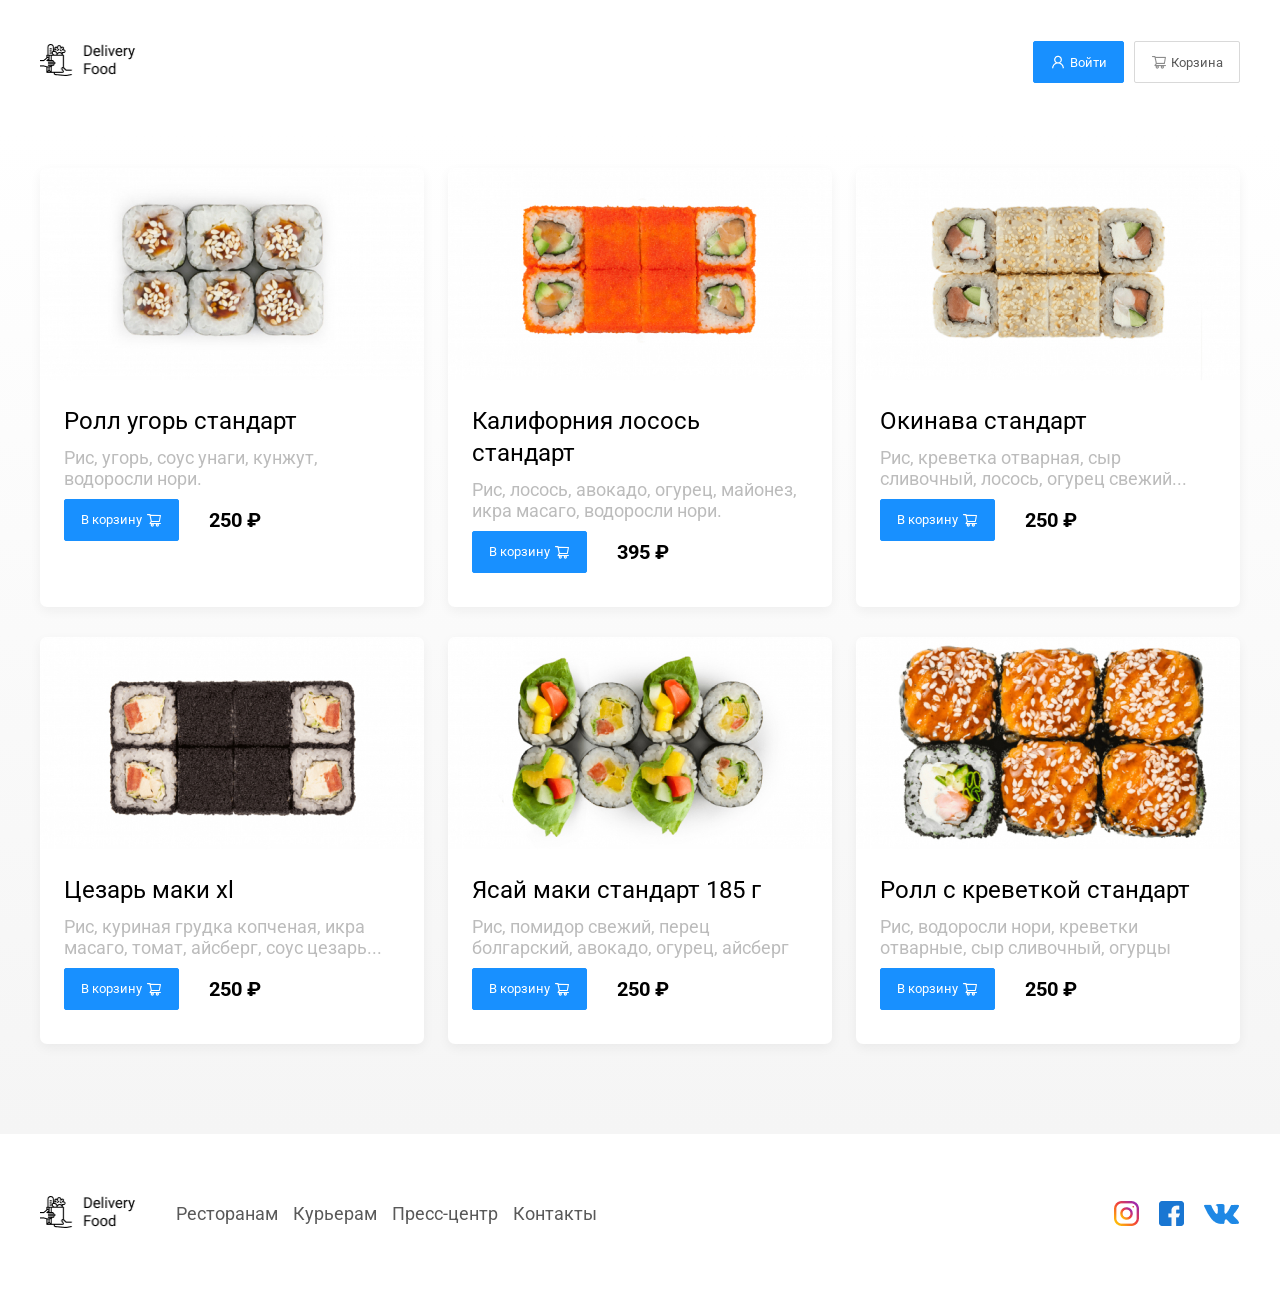
<file: goods.html>
<!DOCTYPE html>
<html lang="en">

<head>
    <meta charset="UTF-8">
    <meta name="viewport" content="width=device-width, initial-scale=1.0">
    <link rel="preconnect" href="https://fonts.googleapis.com">
    <link rel="preconnect" href="https://fonts.gstatic.com" crossorigin>
    <link href="https://fonts.googleapis.com/css2?family=Roboto:ital,wght@0,100..900;1,100..900&display=swap"
        rel="stylesheet">
    <link rel="stylesheet" href="./css/style.css">
    <script src="./script/index.js" defer></script>
    <title>Delivery Food</title>
</head>

<body>
    <div class="page-wrapper">
        <header class="header">
            <div class="container">
                <div class="header-box">
                    <a href="./index.html" class="header-logo logo">
                        <img src="./images/logo.png" alt="logo">
                    </a>
                    <div class="header-controls">
                        <button class="btn btn-primary">
                            <img src="./images/icons/user.png" alt="user">
                            Войти
                        </button>
                        <button class="btn btn-outline" id="card-button">
                            <img src="./images/icons/shopping-cart.png" alt="shopping-cart">
                            Корзина
                        </button>
                    </div>
                </div>
            </div>
        </header>
        <main class="main">
            <section class="products">
                <div class="container">
                    <div class="products-wrapper">
                        <div class="products-card">
                            <div class="products-card__image">
                                <img src="./images/goods/roll_eel.jpg" alt="roll_eel">
                            </div>
                            <div class="products-card__description">
                                <div class="products-card__description-row">
                                    <h5 class="products-card__description-name">Ролл угорь стандарт</h5>
                                </div>
                                <div class="products-card__description-row">
                                    <p class="products-card__description-text">Рис, угорь, соус унаги, кунжут, водоросли
                                    нори.</p>
                                </div>
                                <div class="products-card__description-row">
                                    <div class="products-card__description-controls">
                                        <button class="btn btn-primary">
                                            В корзину
                                            <img src="./images/icons/shopping-card-white.svg" alt="shopping-card">
                                        </button>
                                        <span class="products-card__description-controls-price">
                                            250 ₽
                                        </span>
                                    </div>
                                </div>
                            </div>
                        </div>

                        <div class="products-card">
                            <div class="products-card__image">
                                <img src="./images/goods/california.jpg" alt="california">
                            </div>
                            <div class="products-card__description">
                                <div class="products-card__description-row">
                                    <h5 class="products-card__description-name">Калифорния лосось стандарт</h5>
                                </div>
                                <div class="products-card__description-row">
                                    <p class="products-card__description-text">Рис, лосось, авокадо, огурец, майонез, икра масаго, водоросли нори.</p>
                                </div>
                                <div class="products-card__description-row">
                                    <div class="products-card__description-controls">
                                        <button class="btn btn-primary">
                                            В корзину
                                            <img src="./images/icons/shopping-card-white.svg" alt="shopping-card">
                                        </button>
                                        <span class="products-card__description-controls-price">
                                            395 ₽
                                        </span>
                                    </div>
                                </div>
                            </div>
                        </div>

                        <div class="products-card">
                            <div class="products-card__image">
                                <img src="./images/goods/okinawa.jpg" alt="okinawa">
                            </div>
                            <div class="products-card__description">
                                <div class="products-card__description-row">
                                    <h5 class="products-card__description-name">Окинава стандарт</h5>
                                </div>
                                <div class="products-card__description-row">
                                    <p class="products-card__description-text"> Рис, креветка отварная, сыр сливочный, лосось, огурец свежий...</p>
                                </div>
                                <div class="products-card__description-row">
                                    <div class="products-card__description-controls">
                                        <button class="btn btn-primary">
                                            В корзину
                                            <img src="./images/icons/shopping-card-white.svg" alt="shopping-card">
                                        </button>
                                        <span class="products-card__description-controls-price">
                                            250 ₽
                                        </span>
                                    </div>
                                </div>
                            </div>
                        </div>

                        <div class="products-card">
                            <div class="products-card__image">
                                <img src="./images/goods/caesar.jpg" alt="caesar">
                            </div>
                            <div class="products-card__description">
                                <div class="products-card__description-row">
                                    <h5 class="products-card__description-name">Цезарь маки хl</h5>
                                </div>
                                <div class="products-card__description-row">
                                    <p class="products-card__description-text">Рис, куриная грудка копченая, икра масаго, томат, айсберг, соус цезарь...</p>
                                </div>
                                <div class="products-card__description-row">
                                    <div class="products-card__description-controls">
                                        <button class="btn btn-primary">
                                            В корзину
                                            <img src="./images/icons/shopping-card-white.svg" alt="shopping-card">
                                        </button>
                                        <span class="products-card__description-controls-price">
                                            250 ₽
                                        </span>
                                    </div>
                                </div>
                            </div>
                        </div>

                        <div class="products-card">
                            <div class="products-card__image">
                                <img src="./images/goods/yasai.jpg" alt="yasai">
                            </div>
                            <div class="products-card__description">
                                <div class="products-card__description-row">
                                    <h5 class="products-card__description-name">Ясай маки стандарт 185 г</h5>
                                </div>
                                <div class="products-card__description-row">
                                    <p class="products-card__description-text">Рис, помидор свежий, перец болгарский, авокадо, огурец, айсберг</p>
                                </div>
                                <div class="products-card__description-row">
                                    <div class="products-card__description-controls">
                                        <button class="btn btn-primary">
                                            В корзину
                                            <img src="./images/icons/shopping-card-white.svg" alt="shopping-card">
                                        </button>
                                        <span class="products-card__description-controls-price">
                                            250 ₽
                                        </span>
                                    </div>
                                </div>
                            </div>
                        </div>

                        <div class="products-card">
                            <div class="products-card__image">
                                <img src="./images/goods/shrimp.jpg" alt="shrimp">
                            </div>
                            <div class="products-card__description">
                                <div class="products-card__description-row">
                                    <h5 class="products-card__description-name">Ролл с креветкой стандарт</h5>
                                </div>
                                <div class="products-card__description-row">
                                    <p class="products-card__description-text">Рис, водоросли нори, креветки отварные, сыр сливочный, огурцы</p>
                                </div>
                                <div class="products-card__description-row">
                                    <div class="products-card__description-controls">
                                        <button class="btn btn-primary">
                                            В корзину
                                            <img src="./images/icons/shopping-card-white.svg" alt="shopping-card">
                                        </button>
                                        <span class="products-card__description-controls-price">
                                            250 ₽
                                        </span>
                                    </div>
                                </div>
                            </div>
                        </div>
                    </div>

                </div>
            </section>
        </main>

        <div class="card-modal__overlay">
            <div class="card-modal">
                <div class="card-modal__header">
                    <h2 class="card-modal__header-title">Корзина</h2>
                    <span class="card-modal__header-close">
                        <img src="./images/icons/close.svg" alt="close">
                    </span>
                </div>

                <div class="card-modal__body">
                    <div class="card-item">
                        <p class="card-item__title">Ролл угорь стандарт</p>
                        <div class="card-item__controls">
                            <div class="card-item__controls-price">250 ₽</div>
                            <button class="btn btn-outline">-</button>
                            <div class="card-item__controls-count">1</div>
                            <button class="btn btn-outline">+</button>
                        </div>
                    </div>

                    <div class="card-item">
                        <p class="card-item__title">Ролл угорь стандарт</p>
                        <div class="card-item__controls">
                            <div class="card-item__controls-price">250 ₽</div>
                            <button class="btn btn-outline">-</button>
                            <div class="card-item__controls-count">1</div>
                            <button class="btn btn-outline">+</button>
                        </div>
                    </div>

                    <div class="card-item">
                        <p class="card-item__title">Ролл угорь стандарт</p>
                        <div class="card-item__controls">
                            <div class="card-item__controls-price">250 ₽</div>
                            <button class="btn btn-outline">-</button>
                            <div class="card-item__controls-count">1</div>
                            <button class="btn btn-outline">+</button>
                        </div>
                    </div>
                </div>

                <div class="card-modal__footer">
                    <div class="card-modal__footer-price">
                        1250 ₽
                    </div>
                    <div class="card-modal__footer-controls">
                        <button class="btn btn-primary">
                            Оформить заказ
                        </button>
                        <button class="btn btn-outline">
                            Отмена
                        </button>
                    </div>
                </div>

            </div>
        </div>

        <footer class="footer">
            <div class="container">
                <div class="footer-box">
                    <a href="./index.html" class="header-logo logo">
                        <img src="./images/logo.png" alt="logo">
                    </a>
                    <div class="footer-nav">
                        <ul>
                            <li>Ресторанам </li>
                            <li>Курьерам</li>
                            <li>Пресс-центр</li>
                            <li>Контакты</li>
                        </ul>
                    </div>
                    <div class="footer-social">
                        <img src="./images/social/Instagram.png" alt="INST">
                        <img src="./images/social/Facebook.png" alt="FB">
                        <img src="./images/social/VK.png" alt="VK">
                    </div>
                </div>
            </div>
        </footer>
    </div>
</body>

</html>
</file>
<file: css/style.css>
* {
    box-sizing: border-box;
    font-family: Roboto;
    font-style: normal;
    line-height: normal;
}

body {
    margin: 0;
    padding: 0;
}

.page-wrapper {
    display: flex;
    flex-direction: column;
    min-height: 100vh;
}

.container {
    width: 100%;
    max-width: 1230px;
    height: 100%;
    margin: 0 auto;
    padding: 0 15px;
}

.btn {
    display: flex;
    padding: 8px 16px;
    align-items: center;
    gap: 4px;
    outline: none;
    cursor: pointer;
}

.btn-primary {
    border-radius: 2px;
    background: #1890FF;
    border: 1px solid #1890FF;
    color: #FFF;
}

.btn-outline {
    border-radius: 2px;
    border: 1px solid #D9D9D9;
    background: #FFF;
    box-shadow: 0px 0px 2px 0px rgba(0, 0, 0, 0.00);
    color: #595959;
}

.logo {
    max-width: 100px;
}

.logo img {
    width: 100%;
}

.header {
    min-height: 124px;
    display: flex;
    align-items: center;
}

.header-box {
    height: 100%;
    display: flex;
    align-items: center;
    justify-content: space-between;
}

.header-controls {
    display: flex;
    align-items: center;
    justify-content: flex-end;
    gap: 10px;
}

.main {
    flex-grow: 1;
    background: linear-gradient(180deg, rgba(245, 245, 245, 0.00) 1.04%, #F5F5F5 100%);

}

.banner {
    margin-bottom: 56px;
}

.banner-item {
    background-image: url(./images/banners/banner-img.png);
    background-repeat: no-repeat;
    background-size: contain;
    background-position: center right;
    padding: 68px;
    border-radius: 10px;
    background-color: #fff1b8;
}

.banner-item-title {
    color: #302C34;
    font-weight: 700;
    font-size: 39px;
    max-width: 460px;
    margin: 0 0 15px;
}

.banner-item-subtitle {
    color: #302C34;
    font-weight: 400;
    font-size: 24px;
    max-width: 50%;
    margin: 0;
}

.products-header {
    display: flex;
    align-items: center;
    justify-content: space-between;
    flex-wrap: wrap;
    gap: 24px;
}

.products-header-title {
    color: #000;
    font-size: 36px;
    font-weight: 700;
    margin: 0;
}

.products-header-search {
    border-radius: 2px;
    border: 1px solid #D9D9D9;
    background: #FFF;
    min-width: 306px;
    height: 34px;
    padding: 5px 12px;
}

.products-header-search:focus {
    outline: none;
    border: 1px solid #D9D9D9;
}

.products-header-search::placeholder {
    color: #BFBFBF;
    font-size: 16px;
    font-weight: 400;
    line-height: 24px;
}

.products-wrapper {
    margin: 44px 0 90px;
    display: flex;
    flex-wrap: wrap;
    row-gap: 30px;
    column-gap: 24px;
}

.products-card {
    width: calc((100% - 48px) /3);
    border-radius: 7px;
    background: #FFF;
    box-shadow: 0px 4px 12px 0px rgba(0, 0, 0, 0.05);
    overflow: hidden;
    text-decoration: none;
}

.products-card__image {
    width: 100%;
}

.products-card__image img {
    width: 100%;
}

.products-card__description {
    padding: 20px 24px 34px;
}

.products-card__description-row {
    display: flex;
    align-items: center;
    justify-content: space-between;
}

.products-card__description-row:not(:last-child) {
    margin-bottom: 10px;
}

.products-card__description-title {
    color: #000;
    font-size: 24px;
    font-weight: 700;
    line-height: 32px;
    margin: 0;
}

.products-card__description-badge {
    color: #fff;
    font-size: 12px;
    font-weight: 400;
    line-height: 20px;
    border-radius: 2px;
    background: #262626;
    padding: 1px 8px;
}

.products-card__description-info {
    display: flex;
    align-items: center;
    justify-content: flex-start;
    flex-wrap: wrap;
    row-gap: 25px;
    column-gap: 25px;
}

.products-card__description-info-rating {
    color: #FFC107;
    font-size: 18px;
    font-weight: 700;
    line-height: 32px;
}

.products-card__description-info-price {
    color: #8c8c8c;
    font-size: 18px;
    font-weight: 400;
    line-height: 32px;
}

.products-card__description-info-group {
    color: #8c8c8c;
    font-size: 18px;
    font-weight: 400;
    line-height: 32px;
    position: relative;
}

.products-card__description-info-group::before {
    content: '';
    display: block;
    width: 5px;
    height: 5px;
    border-radius: 50%;
    background-color: #8c8c8c;
    position: absolute;
    left: -14px;
    top: 14px;
}

.products-card__description-name {
    margin: 0;
    color: #000;
    font-size: 24px;
    font-weight: 400;
    line-height: 32px;
}

.products-card__description-text {
    margin: 0;
    color: #BCBCBC;
    font-size: 18px;
    font-weight: 400;
}

.products-card__description-controls {
    display: flex;
    align-items: center;
    justify-content: flex-start;
    flex-wrap: wrap;
    row-gap: 10px;
    column-gap: 30px;
}

.products-card__description-controls-price {
    color: #000;
    font-size: 20px;
    font-weight: 700;
    line-height: 32px;
}

.footer {
    min-height: 156px;
    display: flex;
    align-items: center;
    padding: 60px 0;
}

.footer-box {
    height: 100%;
    display: flex;
    align-items: center;
    justify-content: space-between;
    gap: 36px;
    flex-wrap: wrap;
}

.footer-nav {
    flex-grow: 1;
}

.footer-nav ul {
    display: flex;
    align-items: center;
    list-style: none;
    padding: 0;
    margin: 0;
    gap: 15px;
}

.footer-nav ul li {
    color: #595959;
    font-size: 18px;
    font-weight: 400;
}

.footer-social {
    display: flex;
    align-items: center;
    justify-content: flex-end;
    gap: 20px;
}

.card-modal__overlay {
    display: none;
    position: fixed;
    top: 0;
    right: 0;
    bottom: 0;
    left: 0;
    background: rgba(0, 0, 0, 0.40);

    align-items: center;
    justify-content: center;
}

.card-modal__overlay.open {
    display: flex;
}

.card-modal {
    width: 100%;
    max-width: 780px;
    padding: 40px 45px;
    border-radius: 5px;
    background: #FFF;
}

.card-modal__header {
    display: flex;
    align-items: center;
    justify-content: space-between;
    margin-bottom: 48px;
}

.card-modal__header-title {
    color: #000;
    font-size: 36px;
    font-weight: 700;
    margin: 0;
}

.card-modal__header-close {
    cursor: pointer;
}

.card-modal__footer {
    display: flex;
    align-items: center;
    justify-content: space-between;
    flex-wrap: wrap;
    gap: 10px;
    margin-top: 50px;
}

.card-modal__footer-price {
    border-radius: 5px;
    background: #262626;
    color: #FAFAFA;
    font-size: 20px;
    font-weight: 700;
    padding: 15px 20px;
}

.card-modal__footer-controls {
    display: flex;
    align-items: center;
    gap: 10px;
}

.card-item {
    display: flex;
    align-items: center;
    justify-content: space-between;
    flex-wrap: wrap;
    gap: 10px;
}

.card-item:not(:last-child) {
    padding-bottom: 10px;
    margin-bottom: 10px;
    border-bottom: 1px solid #D9D9D9;
}

.card-item__title {
    color: #000;
    font-size: 18px;
    font-weight: 400;
    line-height: 32px;
    margin: 0;
}

.card-item__controls {
    display: flex;
    align-items: center;
}

.card-item__controls-price {
    margin-right: 47px;
    color: #000;
    font-size: 20px;
    font-weight: 700;
    line-height: 32px;
}

.card-item__controls button {
    border: 1px solid #40A9FF;
    color: #40a9ff;
}

.card-item__controls-count {
    margin-left: 15px;
    margin-right: 15px;
}



@media (max-width: 991px) {
    .banner-item {
        background-image: none;
    }

    .banner-item-title {
        max-width: 100%;
    }

    .banner-item-subtitle {
        max-width: 100%;
    }

    .products-card {
        width: calc((100% - 24px) / 2);
    }

@media (max-width: 768px) {
    .products-card {
        width: 100%;
    }
    }
}
</file>
